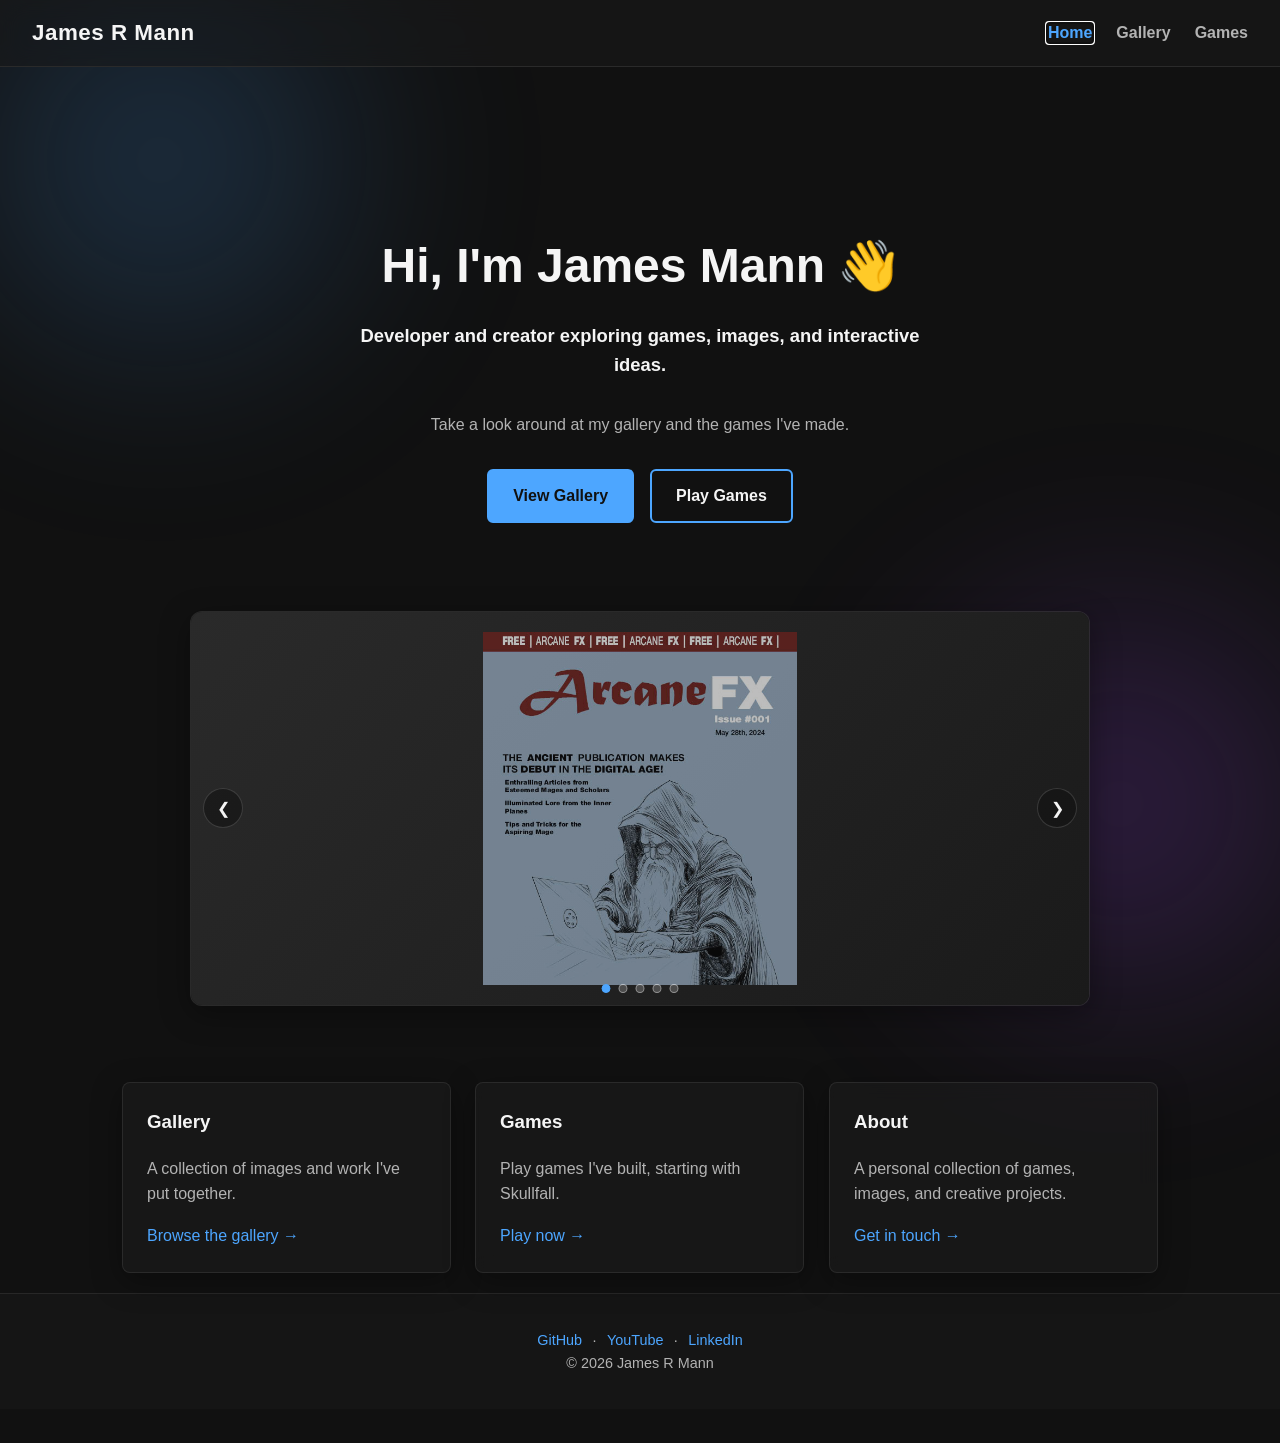
<file: index.html>
<!DOCTYPE html>
<html lang="en">
<head>
    <meta charset="UTF-8">
    <meta name="viewport" content="width=device-width, initial-scale=1.0">
    <title>James R Mann</title>
    <meta name="description" content="James R Mann's personal site — browse a gallery of work and play games including Skullfall.">
    <link rel="icon" type="image/svg+xml" href="assets/favicon.svg">
    <meta property="og:type" content="website">
    <meta property="og:title" content="James R Mann">
    <meta property="og:description" content="James R Mann's personal site — browse a gallery of work and play games including Skullfall.">
    <meta property="og:image" content="https://jamesrmann.com/assets/favicon.svg">
    <meta property="og:url" content="https://jamesrmann.com/index.html">
    <link rel="stylesheet" href="assets/css/style.css">
</head>
<body>
    <a class="skip-link" href="#main-content">Skip to content</a>
    <iframe class="header-frame" src="header.html#nav-home" title="Site navigation"></iframe>

    <main id="main-content"> 
        <section class="hero reveal">
            <h1>Hi, I'm James Mann 👋</h1>
            <p class="hero-tagline">Developer and creator exploring games, images, and interactive ideas.</p>
            <p>Take a look around at my gallery and the games I've made.</p>
            <div class="hero-actions">
                <a class="btn primary" href="gallery.html">View Gallery</a>
                <a class="btn" href="games.html">Play Games</a>
            </div>
        </section>
        <section class="hero-carousel reveal" aria-roledescription="carousel" aria-label="Featured highlights">
            <div class="carousel-viewport">
                <ul class="carousel-track">
                    <li class="carousel-slide" aria-hidden="false">
                        <img src="assets/images/3356MannJ_Project2_Arcane FX Magazine.jpg" alt="Arcane FX Cover Page" loading="eager">
                    </li>
                    <li class="carousel-slide" aria-hidden="true">
                        <img src="assets/images/Demon door thumbnail.png" alt="Demon Door Thumbnail" loading="lazy">
                    </li>
                    <li class="carousel-slide" aria-hidden="true">
                        <img src="assets/images/jm lbum cover.jpg" alt="Rearview Mindset" loading="lazy">
                    </li>
                                        <li class="carousel-slide" aria-hidden="true">
                        <img src="assets/images/Persona 01.jpg" alt="Persona Alex" loading="lazy">
                    </li>
                    <li class="carousel-slide" aria-hidden="true">
                        <img src="assets/images/photobook.jpg" alt="Photobook Cover" loading="lazy">
                    </li>
                </ul>
            </div>
            <button class="carousel-btn prev" type="button" aria-label="Previous slide">&#10094;</button>
            <button class="carousel-btn next" type="button" aria-label="Next slide">&#10095;</button>
            <div class="carousel-dots" role="tablist" aria-label="Choose slide to display">
                <button class="carousel-dot" type="button" role="tab" aria-selected="true" aria-label="Slide 1"></button>
                <button class="carousel-dot" type="button" role="tab" aria-selected="false" aria-label="Slide 2"></button>
                <button class="carousel-dot" type="button" role="tab" aria-selected="false" aria-label="Slide 3"></button>
                <button class="carousel-dot" type="button" role="tab" aria-selected="false" aria-label="Slide 4"></button>
                <button class="carousel-dot" type="button" role="tab" aria-selected="false" aria-label="Slide 5"></button>
            </div>
        </section>

       

        <section class="card-grid">
            <div class="card reveal">
                <h3>Gallery</h3>
                <p>A collection of images and work I've put together.</p>
                <a href="gallery.html">Browse the gallery &rarr;</a>
            </div>
            <div class="card reveal">
                <h3>Games</h3>
                <p>Play games I've built, starting with Skullfall.</p>
                <a href="games.html">Play now &rarr;</a>
            </div>
            <div class="card reveal">
                <h3>About</h3>
                <p>A personal collection of games, images, and creative projects.</p>
                <a href="#contact">Get in touch &rarr;</a>
            </div>
        </section>
    </main>

    <div id="contact"></div>
    <iframe class="footer-frame" src="footer.html" title="Site footer" loading="lazy"></iframe>
    <script src="assets/js/main.js" defer></script>
</body>
</html>
</file>
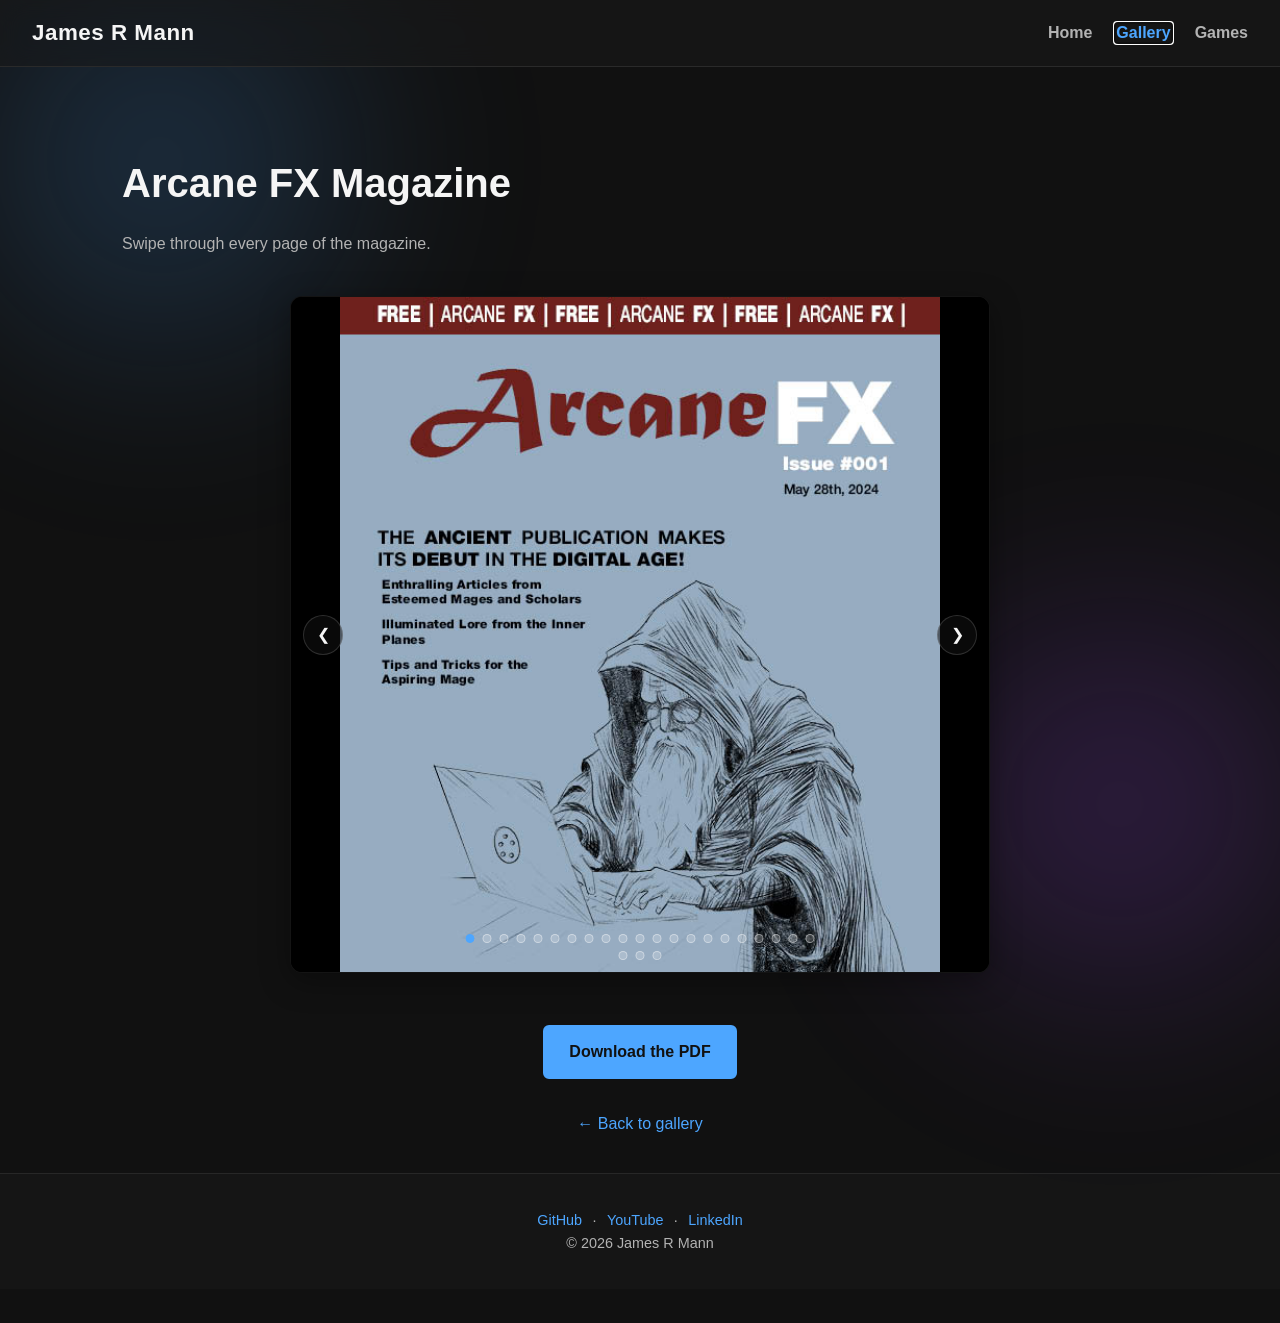
<file: arcane-fx-magazine.html>
<!DOCTYPE html>
<html lang="en">
<head>
    <meta charset="UTF-8">
    <meta name="viewport" content="width=device-width, initial-scale=1.0">
    <title>Arcane FX Magazine | James R Mann</title>
    <meta name="description" content="Page-by-page look at the Arcane FX Magazine project by James R Mann.">
    <link rel="icon" type="image/svg+xml" href="assets/favicon.svg">
    <meta property="og:type" content="website">
    <meta property="og:title" content="Arcane FX Magazine | James R Mann">
    <meta property="og:description" content="Page-by-page look at the Arcane FX Magazine project by James R Mann.">
    <meta property="og:image" content="https://jamesrmann.com/assets/images/3356MannJ_Project2_Arcane%20FX%20Magazine.jpg">
    <meta property="og:url" content="https://jamesrmann.com/arcane-fx-magazine.html">
    <link rel="stylesheet" href="assets/css/style.css">
</head>
<body>
    <a class="skip-link" href="#main-content">Skip to content</a>
    <iframe class="header-frame" src="header.html#nav-gallery" title="Site navigation"></iframe>

    <main id="main-content">
        <h1 class="page-title reveal">Arcane FX Magazine</h1>
        <p class="page-subtitle reveal">Swipe through every page of the magazine.</p>

        <section class="hero-carousel full-image reveal" aria-roledescription="carousel" aria-label="Arcane FX Magazine pages">
            <div class="carousel-viewport">
                <ul class="carousel-track">
                    <li class="carousel-slide" aria-hidden="false"><img src="assets/images/arcanefx%20pages/3356MannJ_Project2_Arcane%20FX%20Magazine.jpg" alt="Arcane FX Magazine, page 1" loading="eager"></li>
                    <li class="carousel-slide" aria-hidden="true"><img src="assets/images/arcanefx%20pages/3356MannJ_Project2_Arcane%20FX%20Magazine2.jpg" alt="Arcane FX Magazine, page 2" loading="lazy"></li>
                    <li class="carousel-slide" aria-hidden="true"><img src="assets/images/arcanefx%20pages/3356MannJ_Project2_Arcane%20FX%20Magazine3.jpg" alt="Arcane FX Magazine, page 3" loading="lazy"></li>
                    <li class="carousel-slide" aria-hidden="true"><img src="assets/images/arcanefx%20pages/3356MannJ_Project2_Arcane%20FX%20Magazine4.jpg" alt="Arcane FX Magazine, page 4" loading="lazy"></li>
                    <li class="carousel-slide" aria-hidden="true"><img src="assets/images/arcanefx%20pages/3356MannJ_Project2_Arcane%20FX%20Magazine5.jpg" alt="Arcane FX Magazine, page 5" loading="lazy"></li>
                    <li class="carousel-slide" aria-hidden="true"><img src="assets/images/arcanefx%20pages/3356MannJ_Project2_Arcane%20FX%20Magazine6.jpg" alt="Arcane FX Magazine, page 6" loading="lazy"></li>
                    <li class="carousel-slide" aria-hidden="true"><img src="assets/images/arcanefx%20pages/3356MannJ_Project2_Arcane%20FX%20Magazine7.jpg" alt="Arcane FX Magazine, page 7" loading="lazy"></li>
                    <li class="carousel-slide" aria-hidden="true"><img src="assets/images/arcanefx%20pages/3356MannJ_Project2_Arcane%20FX%20Magazine8.jpg" alt="Arcane FX Magazine, page 8" loading="lazy"></li>
                    <li class="carousel-slide" aria-hidden="true"><img src="assets/images/arcanefx%20pages/3356MannJ_Project2_Arcane%20FX%20Magazine9.jpg" alt="Arcane FX Magazine, page 9" loading="lazy"></li>
                    <li class="carousel-slide" aria-hidden="true"><img src="assets/images/arcanefx%20pages/3356MannJ_Project2_Arcane%20FX%20Magazine10.jpg" alt="Arcane FX Magazine, page 10" loading="lazy"></li>
                    <li class="carousel-slide" aria-hidden="true"><img src="assets/images/arcanefx%20pages/3356MannJ_Project2_Arcane%20FX%20Magazine11.jpg" alt="Arcane FX Magazine, page 11" loading="lazy"></li>
                    <li class="carousel-slide" aria-hidden="true"><img src="assets/images/arcanefx%20pages/3356MannJ_Project2_Arcane%20FX%20Magazine12.jpg" alt="Arcane FX Magazine, page 12" loading="lazy"></li>
                    <li class="carousel-slide" aria-hidden="true"><img src="assets/images/arcanefx%20pages/3356MannJ_Project2_Arcane%20FX%20Magazine13.jpg" alt="Arcane FX Magazine, page 13" loading="lazy"></li>
                    <li class="carousel-slide" aria-hidden="true"><img src="assets/images/arcanefx%20pages/3356MannJ_Project2_Arcane%20FX%20Magazine14.jpg" alt="Arcane FX Magazine, page 14" loading="lazy"></li>
                    <li class="carousel-slide" aria-hidden="true"><img src="assets/images/arcanefx%20pages/3356MannJ_Project2_Arcane%20FX%20Magazine15.jpg" alt="Arcane FX Magazine, page 15" loading="lazy"></li>
                    <li class="carousel-slide" aria-hidden="true"><img src="assets/images/arcanefx%20pages/3356MannJ_Project2_Arcane%20FX%20Magazine16.jpg" alt="Arcane FX Magazine, page 16" loading="lazy"></li>
                    <li class="carousel-slide" aria-hidden="true"><img src="assets/images/arcanefx%20pages/3356MannJ_Project2_Arcane%20FX%20Magazine17.jpg" alt="Arcane FX Magazine, page 17" loading="lazy"></li>
                    <li class="carousel-slide" aria-hidden="true"><img src="assets/images/arcanefx%20pages/3356MannJ_Project2_Arcane%20FX%20Magazine18.jpg" alt="Arcane FX Magazine, page 18" loading="lazy"></li>
                    <li class="carousel-slide" aria-hidden="true"><img src="assets/images/arcanefx%20pages/3356MannJ_Project2_Arcane%20FX%20Magazine19.jpg" alt="Arcane FX Magazine, page 19" loading="lazy"></li>
                    <li class="carousel-slide" aria-hidden="true"><img src="assets/images/arcanefx%20pages/3356MannJ_Project2_Arcane%20FX%20Magazine20.jpg" alt="Arcane FX Magazine, page 20" loading="lazy"></li>
                    <li class="carousel-slide" aria-hidden="true"><img src="assets/images/arcanefx%20pages/3356MannJ_Project2_Arcane%20FX%20Magazine21.jpg" alt="Arcane FX Magazine, page 21" loading="lazy"></li>
                    <li class="carousel-slide" aria-hidden="true"><img src="assets/images/arcanefx%20pages/3356MannJ_Project2_Arcane%20FX%20Magazine22.jpg" alt="Arcane FX Magazine, page 22" loading="lazy"></li>
                    <li class="carousel-slide" aria-hidden="true"><img src="assets/images/arcanefx%20pages/3356MannJ_Project2_Arcane%20FX%20Magazine23.jpg" alt="Arcane FX Magazine, page 23" loading="lazy"></li>
                    <li class="carousel-slide" aria-hidden="true"><img src="assets/images/arcanefx%20pages/3356MannJ_Project2_Arcane%20FX%20Magazine24.jpg" alt="Arcane FX Magazine, page 24" loading="lazy"></li>
                </ul>
            </div>
            <button class="carousel-btn prev" type="button" aria-label="Previous page">&#10094;</button>
            <button class="carousel-btn next" type="button" aria-label="Next page">&#10095;</button>
            <div class="carousel-dots" role="tablist" aria-label="Choose page to display">
                <button class="carousel-dot" type="button" role="tab" aria-selected="true" aria-label="Page 1"></button>
                <button class="carousel-dot" type="button" role="tab" aria-selected="false" aria-label="Page 2"></button>
                <button class="carousel-dot" type="button" role="tab" aria-selected="false" aria-label="Page 3"></button>
                <button class="carousel-dot" type="button" role="tab" aria-selected="false" aria-label="Page 4"></button>
                <button class="carousel-dot" type="button" role="tab" aria-selected="false" aria-label="Page 5"></button>
                <button class="carousel-dot" type="button" role="tab" aria-selected="false" aria-label="Page 6"></button>
                <button class="carousel-dot" type="button" role="tab" aria-selected="false" aria-label="Page 7"></button>
                <button class="carousel-dot" type="button" role="tab" aria-selected="false" aria-label="Page 8"></button>
                <button class="carousel-dot" type="button" role="tab" aria-selected="false" aria-label="Page 9"></button>
                <button class="carousel-dot" type="button" role="tab" aria-selected="false" aria-label="Page 10"></button>
                <button class="carousel-dot" type="button" role="tab" aria-selected="false" aria-label="Page 11"></button>
                <button class="carousel-dot" type="button" role="tab" aria-selected="false" aria-label="Page 12"></button>
                <button class="carousel-dot" type="button" role="tab" aria-selected="false" aria-label="Page 13"></button>
                <button class="carousel-dot" type="button" role="tab" aria-selected="false" aria-label="Page 14"></button>
                <button class="carousel-dot" type="button" role="tab" aria-selected="false" aria-label="Page 15"></button>
                <button class="carousel-dot" type="button" role="tab" aria-selected="false" aria-label="Page 16"></button>
                <button class="carousel-dot" type="button" role="tab" aria-selected="false" aria-label="Page 17"></button>
                <button class="carousel-dot" type="button" role="tab" aria-selected="false" aria-label="Page 18"></button>
                <button class="carousel-dot" type="button" role="tab" aria-selected="false" aria-label="Page 19"></button>
                <button class="carousel-dot" type="button" role="tab" aria-selected="false" aria-label="Page 20"></button>
                <button class="carousel-dot" type="button" role="tab" aria-selected="false" aria-label="Page 21"></button>
                <button class="carousel-dot" type="button" role="tab" aria-selected="false" aria-label="Page 22"></button>
                <button class="carousel-dot" type="button" role="tab" aria-selected="false" aria-label="Page 23"></button>
                <button class="carousel-dot" type="button" role="tab" aria-selected="false" aria-label="Page 24"></button>
            </div>
        </section>

        <p class="page-actions reveal">
            <a class="btn primary" href="assets/images/3356MannJ_Project2_Arcane%20FX%20Magazine.pdf" download>Download the PDF</a>
        </p>

        <p class="back-link reveal"><a href="gallery.html">&larr; Back to gallery</a></p>
    </main>

    <div id="contact"></div>
    <iframe class="footer-frame" src="footer.html" title="Site footer" loading="lazy"></iframe>
    <script src="assets/js/main.js" defer></script>
</body>
</html>
</file>
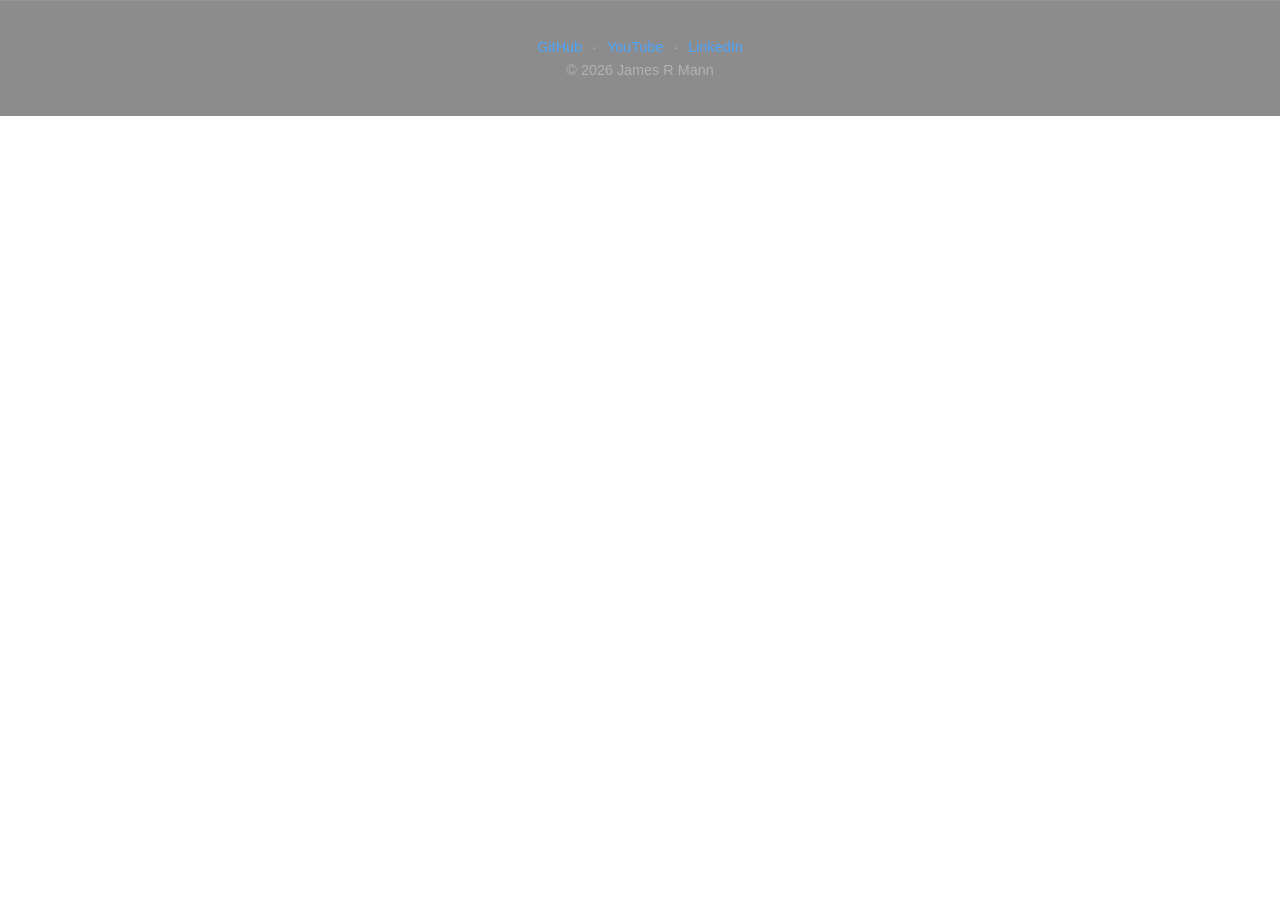
<file: footer.html>
<!DOCTYPE html>
<html lang="en">
<head>
    <meta charset="UTF-8">
    <title>Footer</title>
    <link rel="stylesheet" href="assets/css/footer.css">
</head>
<body>
    <footer class="site-footer">
        <p class="social-links">
            <a href="https://github.com/Grumpykitten03" target="_blank" rel="noopener noreferrer">GitHub</a> &middot; <a href="https://www.youtube.com/@jamesmann7581" target="_blank" rel="noopener noreferrer">YouTube</a> &middot; <a href="https://www.linkedin.com/in/james-mann-1416a621a/" target="_blank" rel="noopener noreferrer">LinkedIn</a>
        </p>
        <p>&copy; 2026 James R Mann</p>
    </footer>
</body>
</html>
</file>
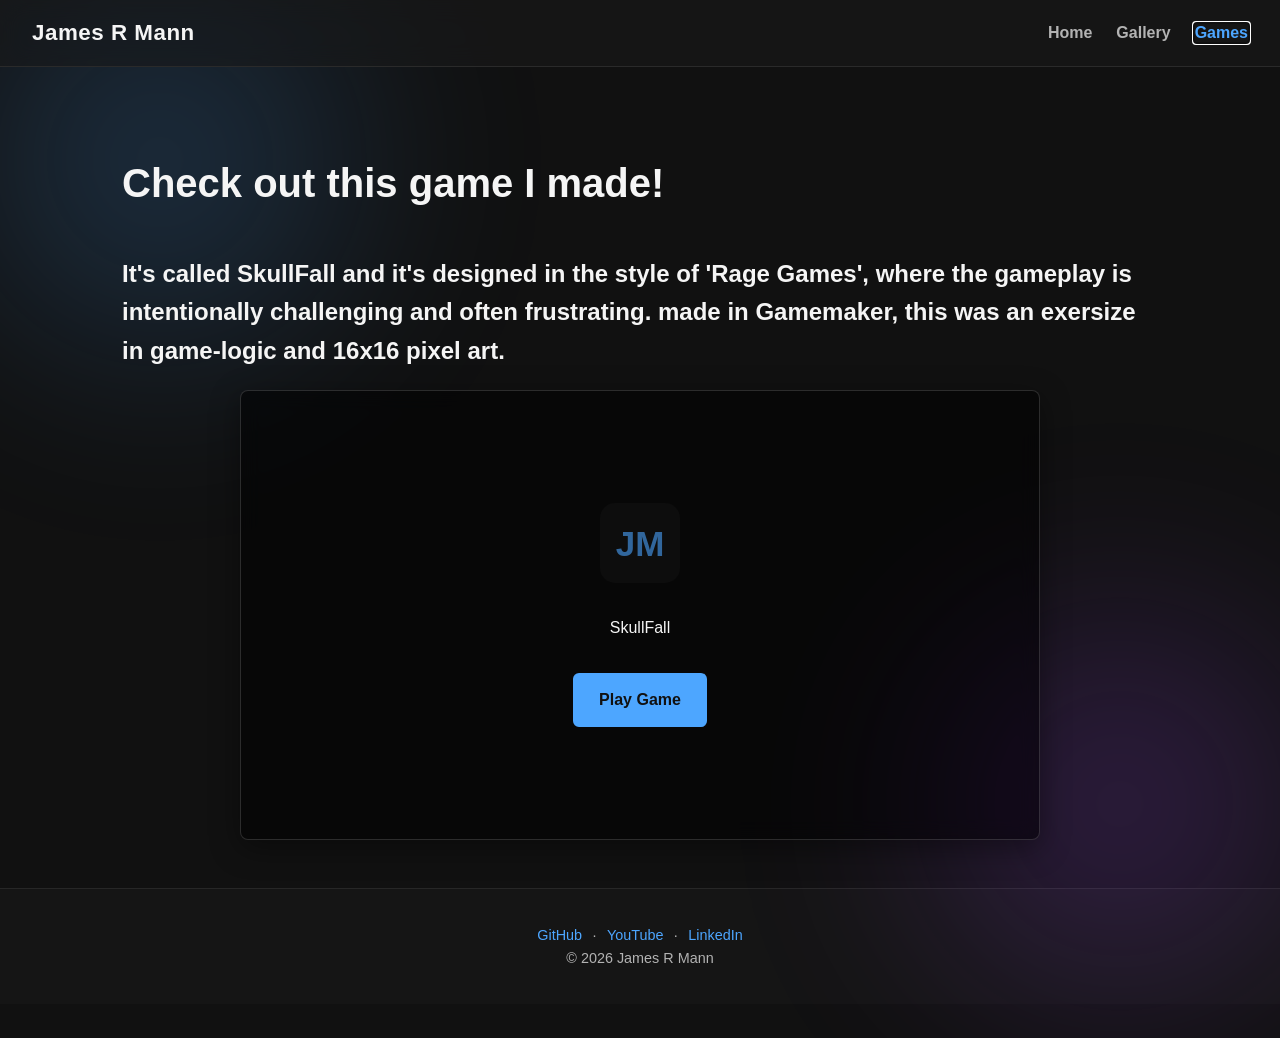
<file: games.html>
<!DOCTYPE html>
<html lang="en">
<head>
    <meta charset="UTF-8">
    <meta name="viewport" content="width=device-width, initial-scale=1.0">
    <title>Games | James R Mann</title>
    <meta name="description" content="Play Skullfall and other games made by James R Mann.">
    <link rel="icon" type="image/svg+xml" href="assets/favicon.svg">
    <meta property="og:type" content="website">
    <meta property="og:title" content="Games | James R Mann">
    <meta property="og:description" content="Play Skullfall and other games made by James R Mann.">
    <meta property="og:image" content="https://jamesrmann.com/assets/favicon.svg">
    <meta property="og:url" content="https://jamesrmann.com/games.html">
    <link rel="stylesheet" href="assets/css/style.css">
</head>
<body>
    <a class="skip-link" href="#main-content">Skip to content</a>
    <iframe class="header-frame" src="header.html#nav-games" title="Site navigation"></iframe>

    <main id="main-content">
        <h1 class="page-title reveal
        <p class="page-subtitle1 reveal">Check out this game I made!</p>
        <h2>It's called SkullFall and it's designed in the style of 'Rage Games', where the gameplay is intentionally challenging and often frustrating. made in Gamemaker, this was an exersize in game-logic and 16x16 pixel art.</h2>

        <div class="game-embed reveal">
            <img class="game-preview-mark" src="assets/favicon.svg" alt="SkullFall monogram artwork" loading="lazy">
            <p>SkullFall</p>
            <a class="btn primary" href="https://gx.games/games/k7ufhu/skullfall/" target="_blank" rel="noopener noreferrer">Play Game</a>
        </div>
    </main>

    <div id="contact"></div>
    <iframe class="footer-frame" src="footer.html" title="Site footer" loading="lazy"></iframe>
    <script src="assets/js/main.js" defer></script>
</body>
</html>
</file>
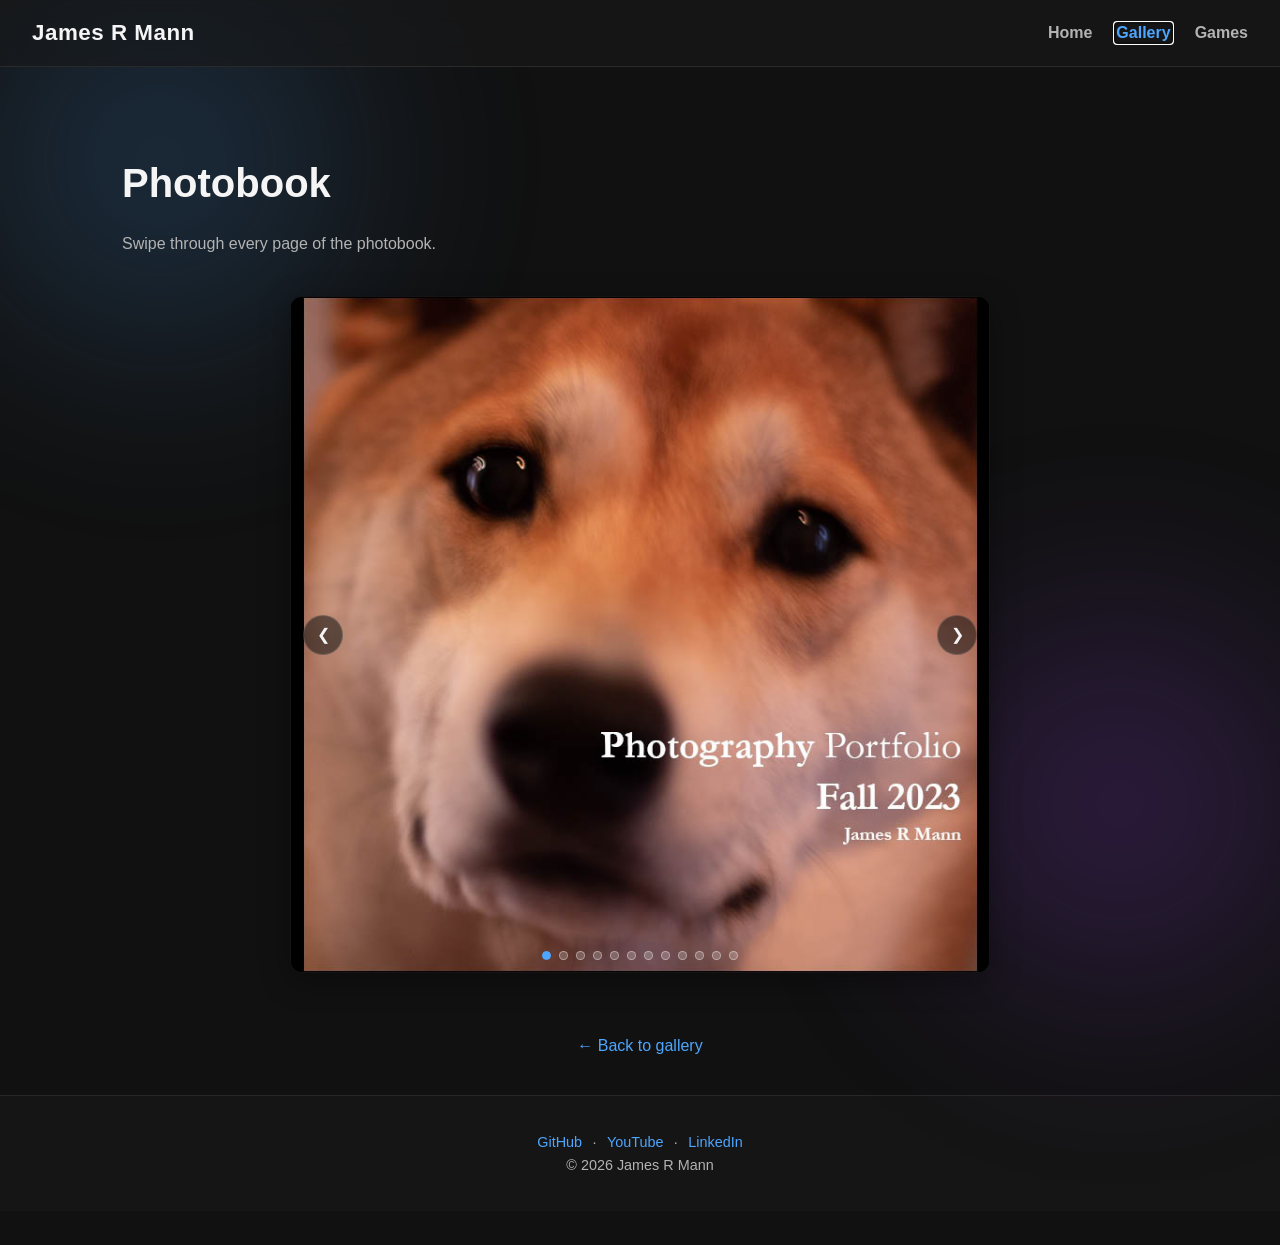
<file: photobook.html>
<!DOCTYPE html>
<html lang="en">
<head>
    <meta charset="UTF-8">
    <meta name="viewport" content="width=device-width, initial-scale=1.0">
    <title>Photobook | James R Mann</title>
    <meta name="description" content="Page-by-page look at the Photobook project by James R Mann.">
    <link rel="icon" type="image/svg+xml" href="assets/favicon.svg">
    <meta property="og:type" content="website">
    <meta property="og:title" content="Photobook | James R Mann">
    <meta property="og:description" content="Page-by-page look at the Photobook project by James R Mann.">
    <meta property="og:image" content="https://jamesrmann.com/assets/images/photobook.jpg">
    <meta property="og:url" content="https://jamesrmann.com/photobook.html">
    <link rel="stylesheet" href="assets/css/style.css">
</head>
<body>
    <a class="skip-link" href="#main-content">Skip to content</a>
    <iframe class="header-frame" src="header.html#nav-gallery" title="Site navigation"></iframe>

    <main id="main-content">
        <h1 class="page-title reveal">Photobook</h1>
        <p class="page-subtitle reveal">Swipe through every page of the photobook.</p>

        <section class="hero-carousel full-image reveal" aria-roledescription="carousel" aria-label="Photobook pages">
            <div class="carousel-viewport">
                <ul class="carousel-track">
                    <li class="carousel-slide" aria-hidden="false"><img src="assets/images/photobook/photobookpage.jpg" alt="Photobook, page 1" loading="eager"></li>
                    <li class="carousel-slide" aria-hidden="true"><img src="assets/images/photobook/photobookpage2.jpg" alt="Photobook, page 2" loading="lazy"></li>
                    <li class="carousel-slide" aria-hidden="true"><img src="assets/images/photobook/photobookpage3.jpg" alt="Photobook, page 3" loading="lazy"></li>
                    <li class="carousel-slide" aria-hidden="true"><img src="assets/images/photobook/photobookpage4.jpg" alt="Photobook, page 4" loading="lazy"></li>
                    <li class="carousel-slide" aria-hidden="true"><img src="assets/images/photobook/photobookpage5.jpg" alt="Photobook, page 5" loading="lazy"></li>
                    <li class="carousel-slide" aria-hidden="true"><img src="assets/images/photobook/photobookpage6.jpg" alt="Photobook, page 6" loading="lazy"></li>
                    <li class="carousel-slide" aria-hidden="true"><img src="assets/images/photobook/photobookpage7.jpg" alt="Photobook, page 7" loading="lazy"></li>
                    <li class="carousel-slide" aria-hidden="true"><img src="assets/images/photobook/photobookpage8.jpg" alt="Photobook, page 8" loading="lazy"></li>
                    <li class="carousel-slide" aria-hidden="true"><img src="assets/images/photobook/photobookpage9.jpg" alt="Photobook, page 9" loading="lazy"></li>
                    <li class="carousel-slide" aria-hidden="true"><img src="assets/images/photobook/photobookpage10.jpg" alt="Photobook, page 10" loading="lazy"></li>
                    <li class="carousel-slide" aria-hidden="true"><img src="assets/images/photobook/photobookpage11.jpg" alt="Photobook, page 11" loading="lazy"></li>
                    <li class="carousel-slide" aria-hidden="true"><img src="assets/images/photobook/photobookpage12.jpg" alt="Photobook, page 12" loading="lazy"></li>
                </ul>
            </div>
            <button class="carousel-btn prev" type="button" aria-label="Previous page">&#10094;</button>
            <button class="carousel-btn next" type="button" aria-label="Next page">&#10095;</button>
            <div class="carousel-dots" role="tablist" aria-label="Choose page to display">
                <button class="carousel-dot" type="button" role="tab" aria-selected="true" aria-label="Page 1"></button>
                <button class="carousel-dot" type="button" role="tab" aria-selected="false" aria-label="Page 2"></button>
                <button class="carousel-dot" type="button" role="tab" aria-selected="false" aria-label="Page 3"></button>
                <button class="carousel-dot" type="button" role="tab" aria-selected="false" aria-label="Page 4"></button>
                <button class="carousel-dot" type="button" role="tab" aria-selected="false" aria-label="Page 5"></button>
                <button class="carousel-dot" type="button" role="tab" aria-selected="false" aria-label="Page 6"></button>
                <button class="carousel-dot" type="button" role="tab" aria-selected="false" aria-label="Page 7"></button>
                <button class="carousel-dot" type="button" role="tab" aria-selected="false" aria-label="Page 8"></button>
                <button class="carousel-dot" type="button" role="tab" aria-selected="false" aria-label="Page 9"></button>
                <button class="carousel-dot" type="button" role="tab" aria-selected="false" aria-label="Page 10"></button>
                <button class="carousel-dot" type="button" role="tab" aria-selected="false" aria-label="Page 11"></button>
                <button class="carousel-dot" type="button" role="tab" aria-selected="false" aria-label="Page 12"></button>
            </div>
        </section>

        <p class="back-link reveal"><a href="gallery.html">&larr; Back to gallery</a></p>
    </main>

    <div id="contact"></div>
    <iframe class="footer-frame" src="footer.html" title="Site footer" loading="lazy"></iframe>
    <script src="assets/js/main.js" defer></script>
</body>
</html>
</file>
<file: assets/css/style.css>
:root {
    --bg: #111111;
    --bg-alt: #1a1a1a;
    --card-bg: #1e1e1e;
    --accent: #4da6ff;
    --text: #f5f5f5;
    --text-muted: #b3b3b3;
    --border: #2a2a2a;
    --max-width: 1100px;
}

* {
    box-sizing: border-box;
}

body {
    margin: 0;
    font-family: Arial, Helvetica, sans-serif;
    background-color: var(--bg);
    color: var(--text);
    line-height: 1.6;
    position: relative;
    overflow-x: hidden;
}

/* Soft blurred color fields behind the content, used to give glass surfaces depth */
body::before,
body::after {
    content: "";
    position: fixed;
    width: 45vmax;
    height: 45vmax;
    border-radius: 50%;
    filter: blur(90px);
    opacity: 0.25;
    z-index: 0;
    pointer-events: none;
}

body::before {
    top: -10vmax;
    left: -10vmax;
    background: radial-gradient(circle, var(--accent), transparent 70%);
}

body::after {
    bottom: -15vmax;
    right: -10vmax;
    background: radial-gradient(circle, #a64dff, transparent 70%);
}

@media (prefers-reduced-motion: reduce) {
    body::before,
    body::after {
        display: none;
    }
}

a {
    color: var(--accent);
    text-decoration: none;
}

a:hover {
    text-decoration: underline;
}

/* Skip link (keyboard accessibility) */
.skip-link {
    position: absolute;
    left: -9999px;
    top: 0;
    background-color: var(--accent);
    color: #111;
    padding: 0.75rem 1.25rem;
    z-index: 100;
    border-radius: 0 0 6px 0;
}

.skip-link:focus {
    left: 0;
}

/* Header (rendered inside header-*.html via an iframe — see assets/css/header.css) */
.header-frame {
    display: block;
    width: 100%;
    height: 76px;
    border: none;
    background: transparent;
    position: sticky;
    top: 0;
    z-index: 10;
}

/* Main content */
main {
    max-width: var(--max-width);
    margin: 0 auto;
    padding: 3rem 2rem;
    position: relative;
    z-index: 1;
}

/* Scroll reveal: elements stay visible but ease upward into position as they cross the viewport */
.reveal {
    transform: translateY(28px);
    transition: transform 0.6s ease;
    will-change: transform;
}

.reveal.in-view {
    transform: translateY(0);
}

@media (prefers-reduced-motion: reduce) {
    .reveal {
        transition: none;
        transform: none;
    }
}

/* Stagger grid children so they cascade in rather than popping in together */
.card-grid .reveal:nth-child(2),
.gallery-grid .reveal:nth-child(2) {
    transition-delay: 0.08s;
}

.card-grid .reveal:nth-child(3),
.gallery-grid .reveal:nth-child(3) {
    transition-delay: 0.16s;
}

.gallery-grid .reveal:nth-child(4) {
    transition-delay: 0.24s;
}

.gallery-grid .reveal:nth-child(5) {
    transition-delay: 0.32s;
}

.gallery-grid .reveal:nth-child(6) {
    transition-delay: 0.4s;
}

.page-title {
    font-size: 2.5rem;
    margin-bottom: 0.5rem;
}

.page-subtitle {
    color: var(--text-muted);
    max-width: 650px;
    margin-bottom: 2.5rem;
}
.page-subtitle1 {
    color: blue;
    max-width: 650px;
    margin-bottom: 2.5rem;
}

/* Hero carousel (homepage) */
.hero-carousel {
    position: relative;
    max-width: 900px;
    margin: 2.5rem auto 0;
    border-radius: 12px;
    overflow: hidden;
    border: 1px solid rgba(255, 255, 255, 0.08);
    background-color: rgba(30, 30, 30, 0.55);
    backdrop-filter: blur(10px) saturate(150%);
    -webkit-backdrop-filter: blur(10px) saturate(150%);
    box-shadow: 0 8px 30px rgba(0, 0, 0, 0.35);
}

.carousel-viewport {
    overflow: hidden;
}

.carousel-track {
    display: flex;
    margin: 0;
    padding: 0;
    list-style: none;
    transition: transform 0.5s ease;
    will-change: transform;
}

.carousel-slide {
    flex: 0 0 100%;
    aspect-ratio: 16 / 7;
    display: flex;
    align-items: center;
    justify-content: center;
    background: linear-gradient(135deg, #2a2a2a, #1a1a1a);
    object-fit: fill;
}

.carousel-slide img {
    width: 90%;
    height: 90%;
    opacity: 0.7;
    object-fit: contain;
}

.carousel-btn {
    position: absolute;
    top: 50%;
    transform: translateY(-50%);
    background-color: rgba(17, 17, 17, 0.55);
    color: var(--text);
    border: 1px solid rgba(255, 255, 255, 0.15);
    border-radius: 50%;
    width: 40px;
    height: 40px;
    font-size: 1rem;
    cursor: pointer;
    display: flex;
    align-items: center;
    justify-content: center;
    transition: background-color 0.2s ease, border-color 0.2s ease;
}

.carousel-btn:hover,
.carousel-btn:focus-visible {
    background-color: var(--accent);
    border-color: var(--accent);
    color: #111;
}

.carousel-btn.prev {
    left: 0.75rem;
}

.carousel-btn.next {
    right: 0.75rem;
}

.carousel-dots {
    position: absolute;
    bottom: 0.75rem;
    left: 50%;
    transform: translateX(-50%);
    display: flex;
    flex-wrap: wrap;
    justify-content: center;
    gap: 0.5rem;
    max-width: 85%;
}

.carousel-dot {
    width: 9px;
    height: 9px;
    padding: 0;
    border-radius: 50%;
    border: 1px solid rgba(255, 255, 255, 0.4);
    background-color: rgba(255, 255, 255, 0.2);
    cursor: pointer;
}

.carousel-dot[aria-selected="true"] {
    background-color: var(--accent);
    border-color: var(--accent);
}

@media (prefers-reduced-motion: reduce) {
    .carousel-track {
        transition: none;
    }
}

@media (max-width: 600px) {
    .carousel-slide {
        aspect-ratio: 4 / 3;
    }

    .carousel-btn {
        width: 34px;
        height: 34px;
    }
}

/* Full-image carousel variant (project pages): always shows the whole image, letterboxed, never cropped */
.hero-carousel.full-image {
    max-width: 700px;
    background-color: #000;
}

.full-image .carousel-slide {
    aspect-ratio: auto;
    height: 75vh;
    max-height: 700px;
    background: #000;
}

.full-image .carousel-slide img {
    width: auto;
    height: 100%;
    max-width: 100%;
    opacity: 1;
    object-fit: contain;
}

@media (max-width: 600px) {
    .full-image .carousel-slide {
        height: 60vh;
    }
}

.back-link {
    text-align: center;
    margin-top: 2rem;
}

.page-actions {
    text-align: center;
    margin-top: 1.5rem;
}

/* Video showcase (project pages) */
.project-intro {
    max-width: 760px;
    margin: 0 auto 2.5rem;
    padding: 1.5rem;
    border-left: 3px solid var(--accent);
    background-color: rgba(30, 30, 30, 0.55);
}

.project-intro p {
    margin: 0;
    color: var(--text-muted);
}

.video-grid {
    display: grid;
    grid-template-columns: repeat(auto-fit, minmax(240px, 1fr));
    gap: 1.25rem;
}

.video-card {
    margin: 0;
    padding: 1rem;
    border: 1px solid rgba(255, 255, 255, 0.08);
    border-radius: 8px;
    background-color: rgba(30, 30, 30, 0.55);
}

.youtube-card {
    color: inherit;
    font: inherit;
    text-align: left;
    cursor: pointer;
}

.video-card:hover,
.video-card:focus-visible {
    border-color: var(--accent);
    transform: translateY(-4px);
}

.video-card-thumb {
    display: block;
    position: relative;
}

.video-card-thumb img {
    display: block;
    width: 100%;
    aspect-ratio: 16 / 9;
    background-color: #000;
    object-fit: cover;
}

.video-play {
    position: absolute;
    left: 50%;
    top: 50%;
    transform: translate(-50%, -50%);
    padding: 0.45rem 0.8rem;
    border-radius: 999px;
    background-color: rgba(17, 17, 17, 0.85);
    color: var(--text);
    font-size: 0.85rem;
}

.video-card-title {
    display: block;
    padding-top: 0.85rem;
    color: var(--text-muted);
}

.video-modal {
    position: fixed;
    inset: 0;
    z-index: 20;
    display: flex;
    align-items: center;
    justify-content: center;
    padding: 1.5rem;
    background-color: rgba(0, 0, 0, 0.8);
}

.video-modal[hidden] {
    display: none;
}

.video-modal-content {
    position: relative;
    width: min(900px, 100%);
    padding: 1.5rem;
    border: 1px solid rgba(255, 255, 255, 0.12);
    border-radius: 8px;
    background-color: var(--card-bg);
}

.video-modal-content h2 {
    margin-top: 0;
    padding-right: 2rem;
}

.video-modal-close {
    position: absolute;
    top: 0.75rem;
    right: 0.75rem;
}

.video-player {
    aspect-ratio: 16 / 9;
    background-color: #000;
}

.video-player iframe {
    width: 100%;
    height: 100%;
    border: 0;
}

.video-card figcaption {
    padding-top: 0.85rem;
    color: var(--text-muted);
}

/* Hero (homepage) */
.hero {
    text-align: center;
    padding: 4rem 1rem 3rem;
}

.hero h1 {
    font-size: 3rem;
    margin-bottom: 1rem;
}

.hero p {
    max-width: 600px;
    margin: 0 auto 2rem;
    color: var(--text-muted);
}

.hero-tagline {
    font-size: 1.15rem;
    font-weight: 600;
    color: var(--text) !important;
}

.hero-actions {
    display: flex;
    justify-content: center;
    gap: 1rem;
    flex-wrap: wrap;
}

.btn {
    display: inline-block;
    padding: 0.75rem 1.5rem;
    border-radius: 6px;
    font-weight: bold;
    border: 2px solid var(--accent);
    color: var(--text);
    background-color: transparent;
    cursor: pointer;
    font-size: 1rem;
}

.btn:hover {
    background-color: var(--accent);
    color: #111;
    text-decoration: none;
}

.btn.primary {
    background-color: var(--accent);
    color: #111;
}

.btn.primary:hover {
    opacity: 0.85;
    background-color: var(--accent);
}

/* Card grid (homepage highlights) */
.card-grid {
    display: grid;
    grid-template-columns: repeat(auto-fit, minmax(240px, 1fr));
    gap: 1.5rem;
    margin-top: 3rem;
}

.card {
    background-color: rgba(30, 30, 30, 0.55);
    backdrop-filter: blur(10px) saturate(150%);
    -webkit-backdrop-filter: blur(10px) saturate(150%);
    border: 1px solid rgba(255, 255, 255, 0.08);
    border-radius: 8px;
    padding: 1.5rem;
    box-shadow: 0 8px 30px rgba(0, 0, 0, 0.35);
    transition: transform 0.2s ease, border-color 0.2s ease, box-shadow 0.2s ease;
}

.card:hover {
    transform: translateY(-4px);
    border-color: var(--accent);
    box-shadow: 0 12px 36px rgba(0, 0, 0, 0.45);
}

.card h3 {
    margin-top: 0;
}

.card p {
    color: var(--text-muted);
}

/* Gallery */
.gallery-grid {
    display: grid;
    grid-template-columns: repeat(auto-fit, minmax(220px, 1fr));
    gap: 1.25rem;
}

.gallery-item {
    border: 1px solid rgba(255, 255, 255, 0.08);
    border-radius: 8px;
    overflow: hidden;
    background-color: rgba(30, 30, 30, 0.55);
    backdrop-filter: blur(10px) saturate(150%);
    -webkit-backdrop-filter: blur(10px) saturate(150%);
    box-shadow: 0 8px 30px rgba(0, 0, 0, 0.35);
    transition: transform 0.2s ease, box-shadow 0.2s ease;
}

.gallery-item:hover {
    transform: translateY(-4px);
    box-shadow: 0 12px 36px rgba(0, 0, 0, 0.45);
}

.gallery-link {
    display: block;
    width: 100%;
    padding: 0;
    border: none;
    background: none;
    color: inherit;
    font: inherit;
    text-align: left;
    cursor: pointer;
}

.gallery-link:hover,
.gallery-link:focus {
    text-decoration: none;
}

.gallery-thumb {
    aspect-ratio: 4 / 3;
    display: flex;
    align-items: center;
    justify-content: center;
    background: linear-gradient(135deg, #2a2a2a, #1a1a1a);
    color: var(--text-muted);
    font-size: 0.95rem;
}

.gallery-thumb img {
    width: 100%;
    height: 100%;
    object-fit: cover;
}

.gallery-item figcaption {
    padding: 0.75rem 1rem;
    font-size: 0.9rem;
    color: var(--text-muted);
    margin: 0;
}

.game-embed {
    width: 800px;
    max-width: 100%;
    height: 450px;
    border: 1px solid rgba(255, 255, 255, 0.15);
    border-radius: 8px;
    background: rgba(0, 0, 0, 0.55);
    backdrop-filter: blur(10px) saturate(150%);
    -webkit-backdrop-filter: blur(10px) saturate(150%);
    box-shadow: 0 8px 30px rgba(0, 0, 0, 0.4);
    display: flex;
    justify-content: center;
    align-items: center;
    flex-direction: column;
    gap: 1rem;
    margin: 0 auto;
}

.game-preview-mark {
    width: 80px;
    height: 80px;
    opacity: 0.6;
}

@media (max-width: 850px) {
    .game-embed {
        height: 400px;
    }
}

/* Gallery lightbox */
.lightbox {
    position: fixed;
    inset: 0;
    z-index: 200;
    display: flex;
    align-items: center;
    justify-content: center;
    padding: 2rem;
    background-color: rgba(0, 0, 0, 0.75);
    backdrop-filter: blur(4px);
    -webkit-backdrop-filter: blur(4px);
}

.lightbox[hidden] {
    display: none;
}

.lightbox-content {
    position: relative;
    max-width: 700px;
    width: 100%;
    padding: 3rem 2rem 2rem;
    border-radius: 8px;
    background: linear-gradient(135deg, #2a2a2a, #1a1a1a);
    border: 1px solid rgba(255, 255, 255, 0.08);
    box-shadow: 0 8px 30px rgba(0, 0, 0, 0.45);
    display: flex;
    flex-direction: column;
    align-items: center;
    text-align: center;
}

.lightbox-content img {
    max-width: 100%;
    max-height: 60vh;
}

.lightbox-caption {
    margin: 1rem 0 0;
    color: var(--text-muted);
}

.lightbox-link {
    margin-top: 1.25rem;
}

.lightbox-link[hidden] {
    display: none;
}

.lightbox-close {
    position: absolute;
    top: 0.75rem;
    right: 0.75rem;
    width: 36px;
    height: 36px;
    border-radius: 50%;
    border: 1px solid rgba(255, 255, 255, 0.15);
    background-color: rgba(17, 17, 17, 0.55);
    color: var(--text);
    font-size: 1.1rem;
    line-height: 1;
    cursor: pointer;
}

.lightbox-close:hover,
.lightbox-close:focus-visible {
    background-color: var(--accent);
    border-color: var(--accent);
    color: #111;
}

/* Footer (rendered inside footer.html via an iframe — see assets/css/footer.css) */
.footer-frame {
    display: block;
    width: 100%;
    height: 150px;
    border: none;
    background: transparent;
}

@media (max-width: 600px) {
    .footer-frame {
        height: 190px;
    }
}
</file>
<file: assets/css/footer.css>
:root {
    --accent: #4da6ff;
    --text-muted: #b3b3b3;
}

* {
    box-sizing: border-box;
}

html,
body {
    margin: 0;
    background: transparent;
    font-family: Arial, Helvetica, sans-serif;
}

a {
    color: var(--accent);
    text-decoration: none;
}

a:hover {
    text-decoration: underline;
}

.site-footer {
    text-align: center;
    padding: 2rem;
    color: var(--text-muted);
    background-color: rgba(26, 26, 26, 0.5);
    backdrop-filter: blur(10px) saturate(150%);
    -webkit-backdrop-filter: blur(10px) saturate(150%);
    border-top: 1px solid rgba(255, 255, 255, 0.08);
    font-size: 0.9rem;
}

.site-footer p {
    margin: 0.4rem 0;
}

.site-footer .social-links a {
    margin: 0 0.4rem;
}
</file>
